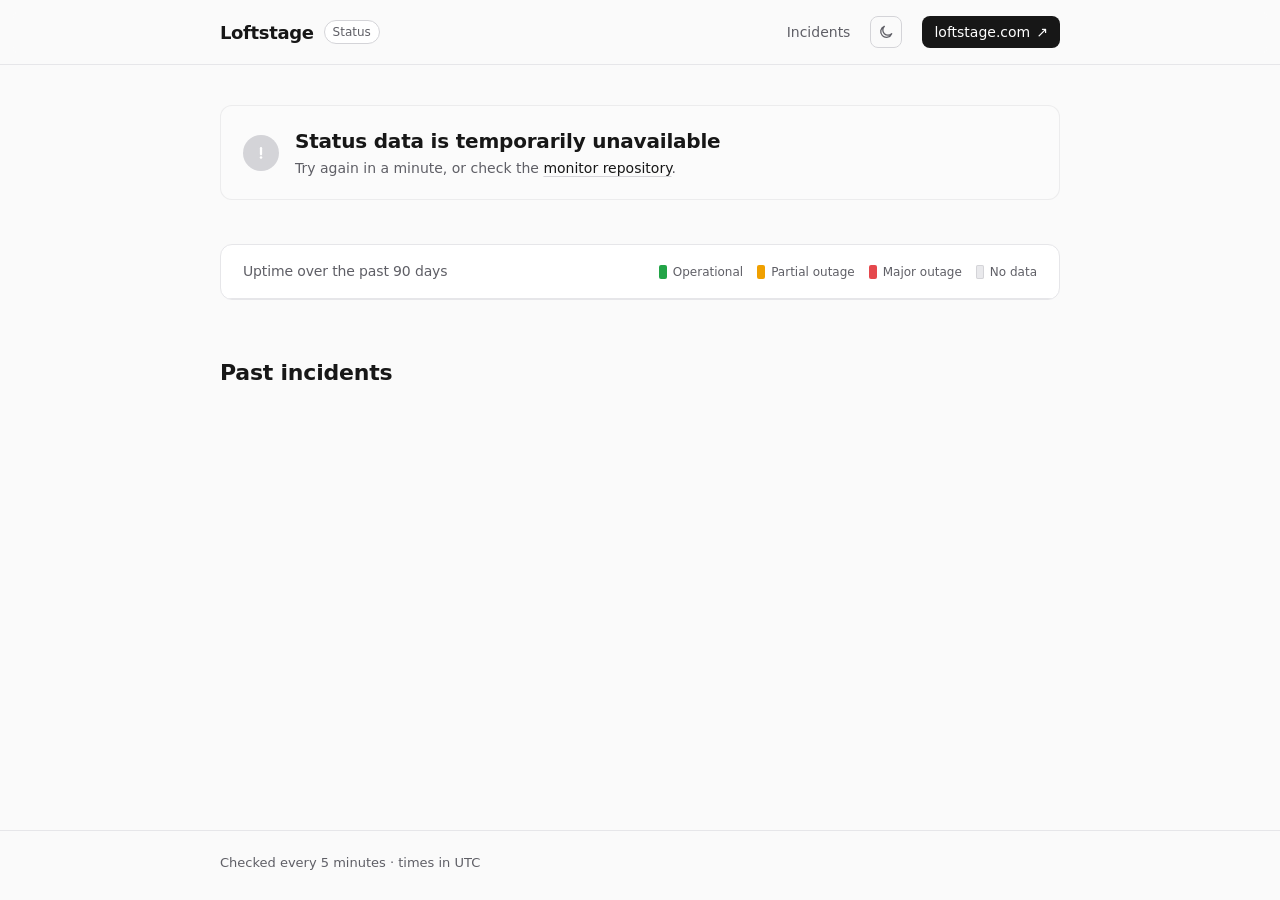
<file: status-page/index.html>
<!doctype html>
<html lang="en">
  <head>
    <meta charset="utf-8" />
    <meta name="viewport" content="width=device-width, initial-scale=1" />
    <title>Loftstage Status</title>
    <meta name="description" content="Live status, 90-day uptime and incident history for Loftstage." />
    <meta name="theme-color" content="#0a0a0a" />
    <script>
      // Before first paint, so there's no flash of the wrong theme.
      (function () {
        var t = null;
        try { t = localStorage.getItem("theme"); } catch (e) {}
        if (t !== "light" && t !== "dark") t = matchMedia("(prefers-color-scheme: light)").matches ? "light" : "dark";
        document.documentElement.dataset.theme = t;
        document.querySelector('meta[name="theme-color"]').content = t === "light" ? "#fafafa" : "#0a0a0a";
      })();
    </script>
    <meta property="og:title" content="Loftstage Status" />
    <meta property="og:description" content="Live status, 90-day uptime and incident history for Loftstage." />
    <link rel="icon" type="image/png" href="favicon.png" />
    <link rel="preload" href="https://assets.loftstage.com/fonts/mona-sans.woff2" as="font" type="font/woff2" crossorigin />
    <link rel="stylesheet" href="styles.css" />
  </head>
  <body>
    <header class="site-header">
      <div class="wrap header-inner">
        <a class="brand" href="./" aria-label="Loftstage Status home">
          <span class="wordmark">Loftstage</span>
          <span class="brand-tag">Status</span>
        </a>
        <nav class="header-nav">
          <a href="#incidents">Incidents</a>
          <button id="theme-toggle" class="theme-toggle" type="button" aria-label="Switch to light mode">
            <svg class="icon-sun" viewBox="0 0 24 24" fill="none" stroke="currentColor" stroke-width="2" stroke-linecap="round" aria-hidden="true"><circle cx="12" cy="12" r="4"/><path d="M12 2v2M12 20v2M4.9 4.9l1.4 1.4M17.7 17.7l1.4 1.4M2 12h2M20 12h2M4.9 19.1l1.4-1.4M17.7 6.3l1.4-1.4"/></svg>
            <svg class="icon-moon" viewBox="0 0 24 24" fill="none" stroke="currentColor" stroke-width="2" stroke-linecap="round" stroke-linejoin="round" aria-hidden="true"><path d="M20.5 14.5A8.5 8.5 0 1 1 9.5 3.5a7 7 0 0 0 11 11z"/></svg>
          </button>
          <a class="btn" href="https://loftstage.com" rel="noopener">loftstage.com <span aria-hidden="true">↗</span></a>
        </nav>
      </div>
    </header>

    <main class="wrap">
      <noscript>
        <section class="banner banner--error">
          <div class="banner-text">
            <h1>This page needs JavaScript to show live status</h1>
            <p class="muted">Current checks and incidents are on the <a href="https://github.com/loftstage/loftstage-status/issues" rel="noopener">monitor repository</a>.</p>
          </div>
        </section>
      </noscript>
      <section id="banner" class="banner banner--loading" aria-live="polite">
        <span class="banner-icon" aria-hidden="true"></span>
        <div class="banner-text">
          <h1 id="banner-title">Checking status…</h1>
          <p id="banner-sub" class="muted">Fetching the latest checks.</p>
        </div>
      </section>

      <section id="active-incidents" class="active-incidents" hidden></section>

      <section class="panel" aria-labelledby="components-title">
        <div class="panel-head">
          <h2 id="components-title">Uptime over the past <span data-days-label>90</span> days</h2>
          <ul class="legend" aria-label="Legend">
            <li><span class="swatch swatch--up"></span>Operational</li>
            <li><span class="swatch swatch--partial"></span>Partial outage</li>
            <li><span class="swatch swatch--major"></span>Major outage</li>
            <li><span class="swatch swatch--none"></span>No data</li>
          </ul>
        </div>
        <ul id="components" class="components">
          <li class="component component--skeleton"><div class="sk sk-line"></div><div class="sk sk-bars"></div></li>
          <li class="component component--skeleton"><div class="sk sk-line"></div><div class="sk sk-bars"></div></li>
          <li class="component component--skeleton"><div class="sk sk-line"></div><div class="sk sk-bars"></div></li>
        </ul>
      </section>

      <section id="incidents" class="incidents" aria-labelledby="incidents-title">
        <h2 id="incidents-title">Past incidents</h2>
        <div id="incident-days"></div>
        <button id="history-toggle" class="link-btn" type="button" hidden>Show full incident history</button>
      </section>
    </main>

    <footer class="site-footer">
      <div class="wrap footer-inner">
        <span>Checked every 5 minutes · times in UTC</span>
        <span id="updated-at"></span>
      </div>
    </footer>

    <div id="tooltip" class="tooltip" role="tooltip" hidden></div>

    <script src="app.js" defer></script>
  </body>
</html>
</file>
<file: status-page/styles.css>
/* Loftstage Status — Mona Sans, neutral palette, dark + light themes.
   Theme is data-theme on <html>, set before first paint by the inline
   script in index.html (saved choice, else the OS preference). */

@font-face {
  font-family: "Mona Sans";
  src: url("https://assets.loftstage.com/fonts/mona-sans.woff2") format("woff2");
  font-weight: 200 900;
  font-display: swap;
}

:root {
  color-scheme: dark;
  --bg: #0a0a0a;
  --card: #131316;
  --card-raised: #1a1a1e;
  --fg: #e6e4e8;
  --muted: #918d9a;
  --border: #2a282e;
  --border-strong: #39373d;
  --accent: #ededed;
  --accent-fg: #0a0a0a;
  --icon-ink: #0a0a0a;
  --header-bg: rgb(10 10 10 / 0.8);
  --shadow: 0 12px 32px rgb(0 0 0 / 0.5);
  --up: #28a948;
  --partial: #ffae00;
  --major: #ff4d4d;
  --none: #26252a;
  --up-text: var(--up);
  --partial-text: var(--partial);
  --major-text: var(--major);
  --radius: 12px;
  --wrap: 880px;
  font-family: "Mona Sans", ui-sans-serif, system-ui, -apple-system, "Segoe UI", sans-serif;
}

:root[data-theme="light"] {
  color-scheme: light;
  --bg: #fafafa;
  --card: #ffffff;
  --card-raised: #ffffff;
  --fg: #171717;
  --muted: #5f5f66;
  --border: #e6e6e9;
  --border-strong: #d4d4d8;
  --accent: #171717;
  --accent-fg: #ffffff;
  --icon-ink: #ffffff;
  --header-bg: rgb(250 250 250 / 0.8);
  --shadow: 0 10px 28px rgb(0 0 0 / 0.12);
  --up: #22a447;
  --partial: #f0a000;
  --major: #e5484d;
  --none: #e9e9ec;
  /* AA-contrast text tones on the light canvas */
  --up-text: #0e6f2c;
  --partial-text: #aa4d00;
  --major-text: #d40019;
}

* { box-sizing: border-box; }

html { -webkit-text-size-adjust: 100%; scroll-behavior: smooth; }

body {
  margin: 0;
  background: var(--bg);
  color: var(--fg);
  font-size: 15px;
  line-height: 1.5;
  -webkit-font-smoothing: antialiased;
  min-height: 100vh;
  display: flex;
  flex-direction: column;
}

a { color: var(--fg); text-decoration: none; }
a:hover { text-decoration: underline; text-underline-offset: 3px; }
.update a, .notice a, .banner a { text-decoration: underline; text-decoration-color: var(--border-strong); text-underline-offset: 3px; }
.update a:hover, .notice a:hover, .banner a:hover { text-decoration-color: currentColor; }
a:focus-visible, button:focus-visible { outline: 2px solid var(--fg); outline-offset: 2px; border-radius: 4px; }

h1, h2, h3 { margin: 0; letter-spacing: -0.01em; }

.muted { color: var(--muted); }

.wrap { width: 100%; max-width: var(--wrap); margin: 0 auto; padding: 0 20px; }

main.wrap { flex: 1; padding-top: 40px; padding-bottom: 64px; }

/* ---------- Header ---------- */
.site-header {
  position: sticky;
  top: 0;
  z-index: 20;
  border-bottom: 1px solid var(--border);
  background: var(--header-bg);
  backdrop-filter: blur(10px);
  -webkit-backdrop-filter: blur(10px);
}
.header-inner { height: 64px; display: flex; align-items: center; justify-content: space-between; gap: 16px; }
.brand { display: inline-flex; align-items: center; gap: 10px; color: var(--fg); }
.brand:hover { text-decoration: none; }
.wordmark { font-size: 18px; font-weight: 600; letter-spacing: -0.02em; }
.brand-tag {
  font-size: 12px;
  font-weight: 500;
  color: var(--muted);
  border: 1px solid var(--border-strong);
  background: var(--card);
  padding: 2px 8px;
  border-radius: 999px;
}
.header-nav { display: flex; align-items: center; gap: 20px; font-size: 14px; }
.header-nav a:not(.btn) { color: var(--muted); }
.header-nav a:not(.btn):hover { color: var(--fg); text-decoration: none; }
.btn {
  display: inline-flex;
  align-items: center;
  gap: 6px;
  height: 32px;
  padding: 0 12px;
  border-radius: 8px;
  background: var(--accent);
  color: var(--accent-fg);
  font-weight: 500;
  white-space: nowrap;
}
.btn:hover { opacity: 0.85; text-decoration: none; }
.theme-toggle {
  display: inline-grid;
  place-items: center;
  width: 32px;
  height: 32px;
  padding: 0;
  border-radius: 8px;
  border: 1px solid var(--border-strong);
  background: transparent;
  color: var(--muted);
  cursor: pointer;
}
.theme-toggle:hover { color: var(--fg); border-color: var(--muted); }
.theme-toggle svg { width: 16px; height: 16px; }
:root[data-theme="light"] .icon-sun, :root:not([data-theme="light"]) .icon-moon { display: none; }

/* ---------- Overall banner ---------- */
.banner {
  --tone: var(--muted);
  display: flex;
  align-items: center;
  gap: 16px;
  padding: 20px 22px;
  border-radius: var(--radius);
  border: 1px solid color-mix(in srgb, var(--tone) 40%, transparent);
  background: color-mix(in srgb, var(--tone) 10%, var(--card));
}
.banner--up { --tone: var(--up); }
.banner--partial, .banner--degraded { --tone: var(--partial); }
.banner--major { --tone: var(--major); }
.banner--error { --tone: var(--border-strong); }
.banner h1 { font-size: 20px; font-weight: 600; }
.banner p { margin: 2px 0 0; font-size: 14px; }
.banner-icon {
  flex: none;
  width: 36px;
  height: 36px;
  border-radius: 50%;
  background: var(--tone);
  display: grid;
  place-items: center;
  position: relative;
}
.banner-icon::after {
  content: "";
  width: 14px;
  height: 14px;
  background: var(--icon-ink);
  -webkit-mask: var(--icon) center / contain no-repeat;
  mask: var(--icon) center / contain no-repeat;
}
.banner--up .banner-icon { --icon: url("data:image/svg+xml,%3Csvg xmlns='http://www.w3.org/2000/svg' viewBox='0 0 16 16'%3E%3Cpath d='M2 8.5l4 4 8-9' fill='none' stroke='black' stroke-width='2.4' stroke-linecap='round' stroke-linejoin='round'/%3E%3C/svg%3E"); }
.banner--partial .banner-icon, .banner--degraded .banner-icon, .banner--major .banner-icon, .banner--error .banner-icon { --icon: url("data:image/svg+xml,%3Csvg xmlns='http://www.w3.org/2000/svg' viewBox='0 0 16 16'%3E%3Cpath d='M8 2.5v7' stroke='black' stroke-width='2.6' stroke-linecap='round'/%3E%3Ccircle cx='8' cy='13.2' r='1.5'/%3E%3C/svg%3E"); }
.banner--loading .banner-icon { background: var(--border-strong); animation: pulse 1.4s ease-in-out infinite; }
.banner--loading .banner-icon::after { display: none; }
.banner--up .banner-icon::before {
  content: "";
  position: absolute;
  inset: 0;
  border-radius: 50%;
  background: var(--tone);
  animation: ring 2.4s ease-out infinite;
}

@keyframes pulse { 50% { opacity: 0.45; } }
@keyframes ring { from { transform: scale(1); opacity: 0.45; } to { transform: scale(1.7); opacity: 0; } }

/* ---------- Active incidents ---------- */
.active-incidents { display: grid; gap: 12px; margin-top: 16px; }
.active-card {
  --tone: var(--major);
  border: 1px solid var(--border);
  border-left: 3px solid var(--tone);
  background: var(--card);
  border-radius: var(--radius);
  padding: 16px 18px;
}
.active-card h3 { font-size: 16px; font-weight: 600; }
.active-card h3 a { color: var(--fg); }

/* ---------- Components panel ---------- */
.panel {
  margin-top: 28px;
  background: var(--card);
  border: 1px solid var(--border);
  border-radius: var(--radius);
  overflow: hidden;
}
.panel-head {
  display: flex;
  flex-wrap: wrap;
  align-items: center;
  justify-content: space-between;
  gap: 10px 20px;
  padding: 16px 22px;
  border-bottom: 1px solid var(--border);
}
.panel-head h2 { font-size: 14px; font-weight: 500; color: var(--muted); }
.legend { display: flex; flex-wrap: wrap; gap: 6px 14px; margin: 0; padding: 0; list-style: none; font-size: 12px; color: var(--muted); }
.legend li { display: inline-flex; align-items: center; gap: 6px; }
.swatch { width: 8px; height: 14px; border-radius: 2px; display: inline-block; }
.swatch--up { background: var(--up); }
.swatch--partial { background: var(--partial); }
.swatch--major { background: var(--major); }
.swatch--none { background: var(--none); box-shadow: inset 0 0 0 1px var(--border-strong); }

.components { list-style: none; margin: 0; padding: 0; }
.component { padding: 20px 22px 16px; }
.component + .component { border-top: 1px solid var(--border); }
.component-head { display: flex; align-items: baseline; justify-content: space-between; gap: 12px; margin-bottom: 12px; }
.component-name { display: inline-flex; align-items: center; gap: 8px; font-size: 15px; font-weight: 600; min-width: 0; }
.info {
  flex: none;
  width: 16px;
  height: 16px;
  border-radius: 50%;
  border: 1px solid var(--border-strong);
  color: var(--muted);
  font-size: 10px;
  font-weight: 600;
  display: inline-grid;
  place-items: center;
  cursor: help;
  background: none;
  padding: 0;
  font-family: inherit;
}
.info:hover { color: var(--fg); border-color: var(--muted); }
.component-status { font-size: 14px; font-weight: 500; white-space: nowrap; }
.component-status[data-state="up"] { color: var(--up-text); }
.component-status[data-state="degraded"] { color: var(--partial-text); }
.component-status[data-state="down"] { color: var(--major-text); }

.bars { display: flex; gap: 3px; height: 36px; }
.bar {
  flex: 1 1 0;
  min-width: 0;
  border-radius: 2px;
  background: var(--up);
  transition: opacity 0.12s, transform 0.12s;
}
.bar[data-level="partial"] { background: var(--partial); }
.bar[data-level="major"] { background: var(--major); }
.bar[data-level="none"] { background: var(--none); }
.bars:hover .bar { opacity: 0.55; }
.bars .bar:hover, .bars .bar.is-active { opacity: 1; transform: scaleY(1.08); }

.bar-foot {
  display: flex;
  align-items: center;
  gap: 12px;
  margin-top: 8px;
  font-size: 12px;
  color: var(--muted);
}
.bar-foot .rule { flex: 1; height: 1px; background: var(--border); }
.bar-foot .pct { color: var(--fg); font-weight: 500; }

/* skeleton */
.sk { background: var(--card-raised); border-radius: 4px; animation: pulse 1.4s ease-in-out infinite; }
.sk-line { width: 40%; height: 16px; margin-bottom: 14px; }
.sk-bars { height: 36px; }

/* ---------- Tooltip ---------- */
.tooltip {
  position: fixed;
  z-index: 50;
  width: max-content;
  max-width: min(300px, calc(100vw - 24px));
  background: var(--card-raised);
  border: 1px solid var(--border-strong);
  border-radius: 10px;
  padding: 12px 14px;
  font-size: 13px;
  box-shadow: var(--shadow);
  pointer-events: none;
}
.tooltip.is-sticky { pointer-events: auto; }
.tooltip .tt-date { font-weight: 600; }
.tooltip .tt-row { display: flex; align-items: center; gap: 8px; margin-top: 6px; color: var(--muted); }
.tooltip .tt-row .dot { width: 8px; height: 8px; border-radius: 50%; flex: none; }
.tooltip .tt-related { margin-top: 10px; padding-top: 10px; border-top: 1px solid var(--border); }
.tooltip .tt-related h4 { margin: 0 0 4px; font-size: 11px; font-weight: 600; text-transform: uppercase; letter-spacing: 0.06em; color: var(--muted); }
.tooltip .tt-related a { display: block; color: var(--fg); }

/* ---------- Incidents ---------- */
.incidents { margin-top: 56px; }
.incidents > h2 { font-size: 22px; font-weight: 600; margin-bottom: 8px; }
.day { padding: 22px 0; border-bottom: 1px solid var(--border); }
.day h3 { font-size: 15px; font-weight: 600; margin-bottom: 10px; }
.day .empty { margin: 0; color: var(--muted); font-size: 14px; }
.month-heading { margin: 36px 0 0; font-size: 13px; font-weight: 600; letter-spacing: 0.06em; text-transform: uppercase; color: var(--muted); }
.incident + .incident { margin-top: 18px; }
.incident-title { display: inline-block; font-size: 16px; font-weight: 600; margin-bottom: 6px; }
.incident-title[data-impact="major"] { color: var(--major-text); }
.incident-title[data-impact="partial"] { color: var(--partial-text); }
.incident-title[data-impact="none"] { color: var(--fg); }
.incident-meta { font-size: 12px; color: var(--muted); margin: -2px 0 8px; }
.update { margin: 0 0 10px; font-size: 14px; }
.update strong { font-weight: 600; }
.update p { margin: 0; overflow-wrap: anywhere; }
.update time { display: block; font-size: 12px; color: var(--muted); margin-top: 2px; }
.notice { color: var(--muted); font-size: 14px; padding: 16px 0; }

.link-btn {
  margin-top: 24px;
  background: none;
  border: 0;
  padding: 0;
  font: inherit;
  font-size: 14px;
  color: var(--fg);
  text-decoration: underline;
  text-decoration-color: var(--border-strong);
  text-underline-offset: 3px;
  cursor: pointer;
}
.link-btn:hover { text-decoration-color: currentColor; }

/* ---------- Footer ---------- */
.site-footer { border-top: 1px solid var(--border); font-size: 13px; color: var(--muted); }
.footer-inner { display: flex; flex-wrap: wrap; justify-content: space-between; gap: 6px 20px; padding-top: 22px; padding-bottom: 28px; }

/* ---------- Small screens ---------- */
@media (max-width: 640px) {
  body { font-size: 14px; }
  .wrap { padding: 0 16px; }
  main.wrap { padding-top: 24px; }
  .header-inner { height: 56px; }
  .header-nav a:not(.btn) { display: none; }
  .banner { padding: 16px; gap: 12px; }
  .banner h1 { font-size: 17px; }
  .banner-icon { width: 30px; height: 30px; }
  .panel { margin-top: 20px; }
  .panel-head, .component { padding-left: 16px; padding-right: 16px; }
  .component-name { font-size: 14px; }
  .component-status { font-size: 13px; }
  .bars { gap: 2px; height: 32px; }
  .incidents { margin-top: 40px; }
  .incidents > h2 { font-size: 19px; }
  .day { padding: 16px 0; }
  .day h3 { margin-bottom: 6px; }
}

@media (prefers-reduced-motion: reduce) {
  *, *::before, *::after { animation: none !important; transition: none !important; }
}
</file>
